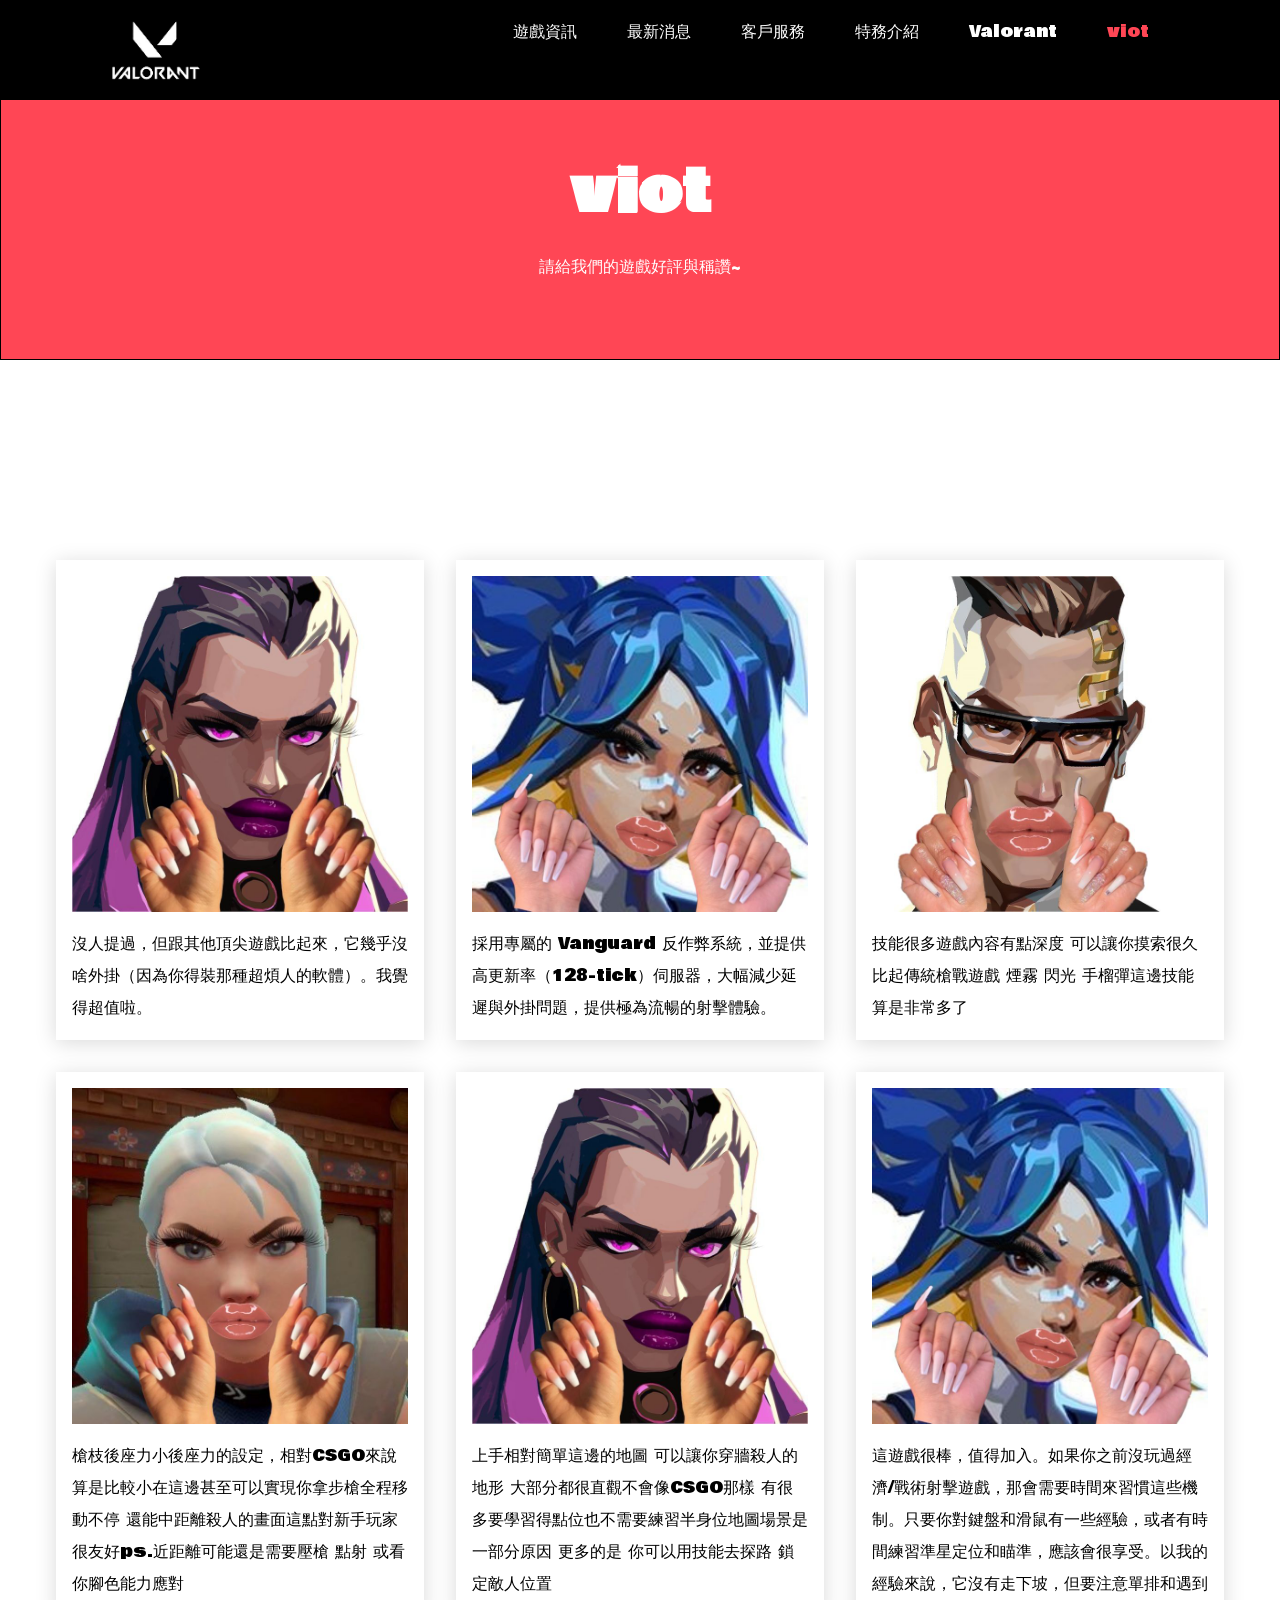
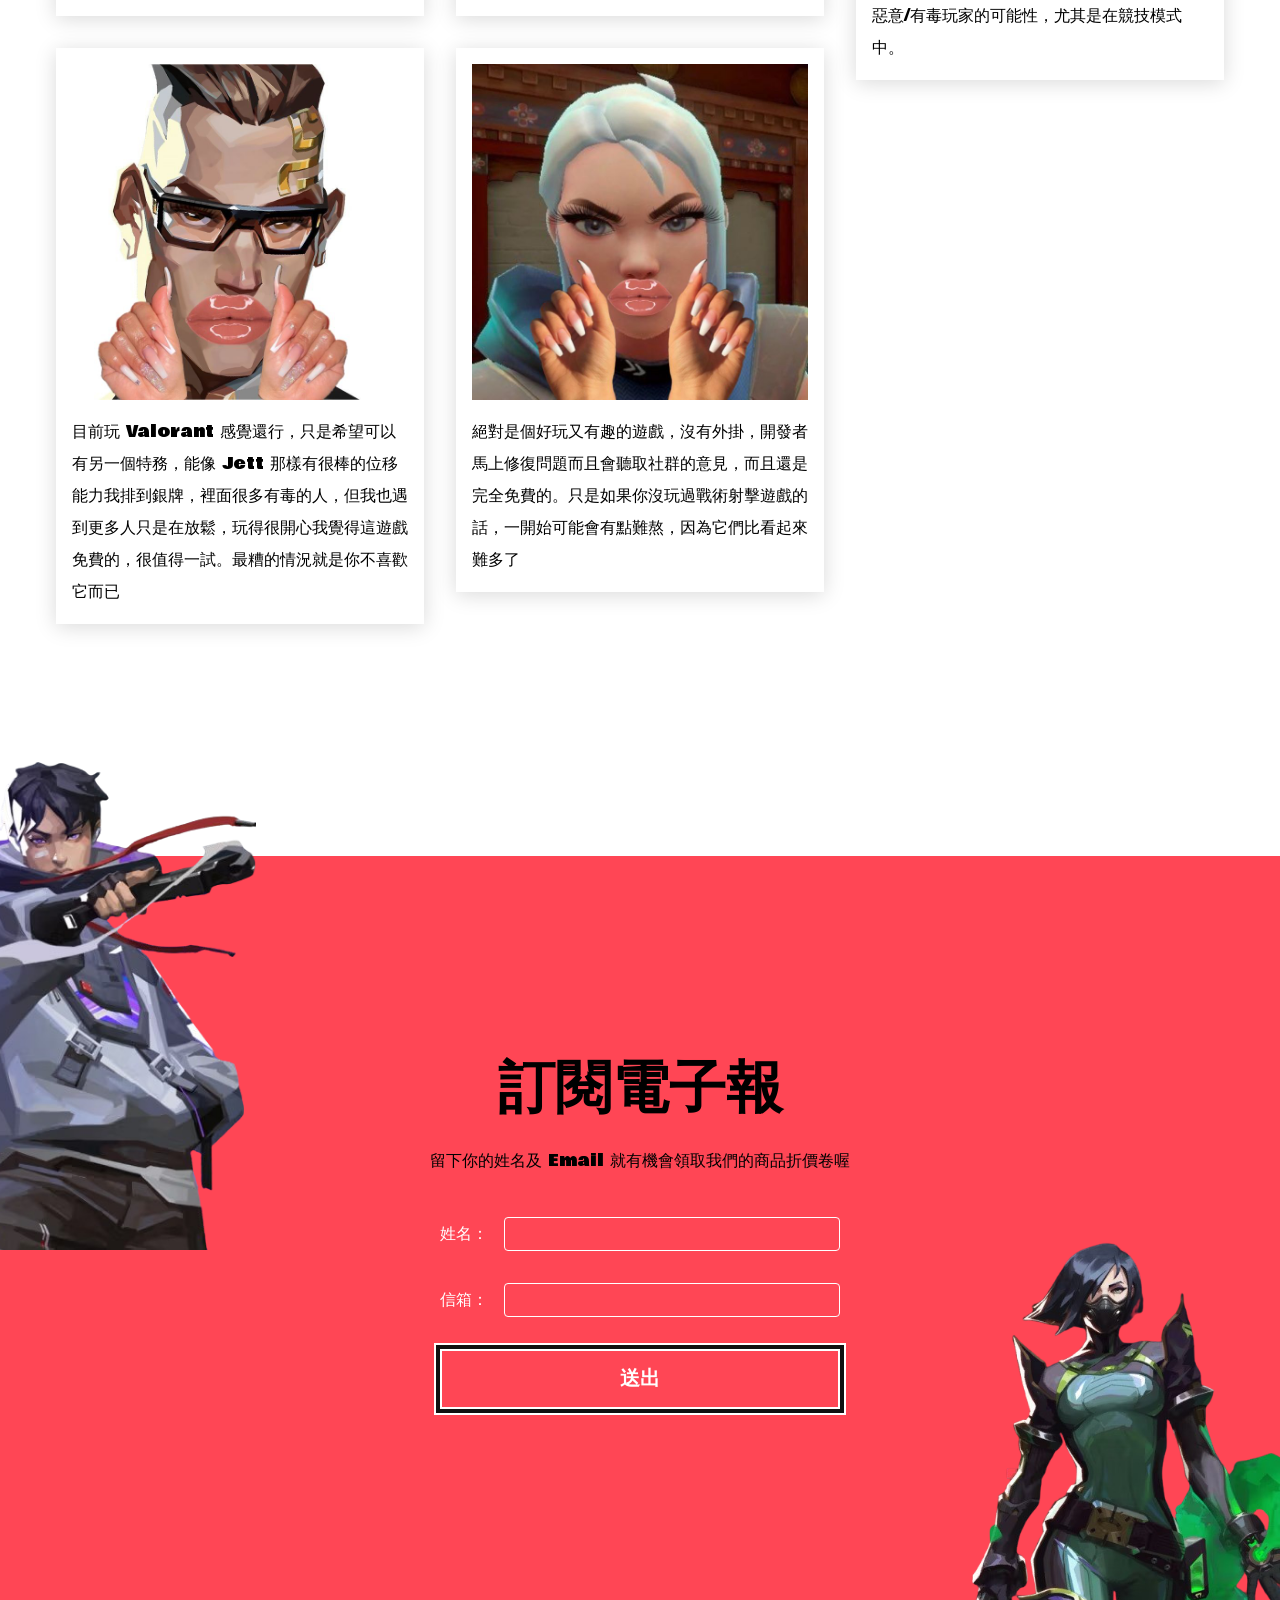
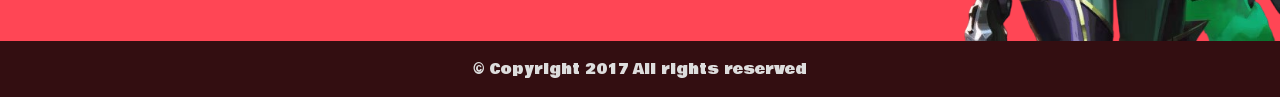
<file: evaluation.html>
<!DOCTYPE html>
<html lang="zh-Hent-TW">
<head>
	<meta charset="UTF-8">
	<meta name="viewport" content="width=device-width, initial-scale=1.0">
	<title>Valorant</title>
	<!-- Normalize -->
	<link rel="stylesheet" href="assets/css/normalize.css">
	<!-- Vendor -->
	<link rel="stylesheet" href="assets/vendor/owlcarousel2/assets/owl.carousel.min.css">
	<link rel="stylesheet" href="assets/vendor/fancybox3/jquery.fancybox.css">
	<!-- <link rel="stylesheet" href="assets/vendor/owlcarousel2/assets/owl.theme.default.min.css"> -->
	<!-- Custom -->
	<link rel="stylesheet" href="assets/css/style.css">
	<link href="https://fonts.googleapis.com/css2?family=Bowlby+One&display=swap" rel="stylesheet">
</head>
<body>
	<div class="wrapper">

		<!-- Start header -->
		<header class="header">
			<div class="navbar">
				<div class="container">
					<a href="#!" class="brand">
						<h1>viot</h1>
					</a>
					<ul class="nav js-onePageNav">
						<li class="nav-item">
							<a href="index.html#about" class="nav-link">遊戲資訊</a>
						</li>
						<li class="nav-item">
							<a href="index.html#service" class="nav-link">最新消息</a>
						</li>
						<li class="nav-item">
							<a href="index.html#reservation" class="nav-link">客戶服務</a>
						</li>
						<li class="nav-item">
							<a href="index.html#menu" class="nav-link">特務介紹</a>
						</li>
						<li class="nav-item">
							<a href="index.html#contact" class="nav-link">Valorant</a>
						</li>
						<li class="nav-item active">
							<a href="evaluation.html" class="nav-link">viot</a>
						</li>
						<!-- <a href="#!" class="close-btn">
							<span></span>
							<span></span>
						</a> -->
					</ul>
					<a href="#!" class="menu-toggle">
						<span></span>
						<span></span>
						<span></span>
					</a>
				</div>
			</div>
		</header>
		<!-- End header -->

		<!-- Start main -->
		<section class="main">
			
			<!-- Start page title -->
			<div class="page-title">
				<div class="mask-dark"></div>
				<div class="section-intro js-fadeInUp">
					<h2 class="title">viot</h2>
					<p class="para">請給我們的遊戲好評與稱讚~</p>
				</div>
			</div>
			<!-- End page title -->

			<!-- Start evaluation -->
			<div class="hero">
				<div class="container">
					<div class="masonry-row">
						<div class="masonry-col">
							<div class="eval-card">
								<img class="image" src="assets/images/evaluation/002.jpg" alt="">
								<p class="para">沒人提過，但跟其他頂尖遊戲比起來，它幾乎沒啥外掛（因為你得裝那種超煩人的軟體）。我覺得超值啦。</p>
							</div>
						</div>
						<div class="masonry-col">
							<div class="eval-card">
								<img class="image" src="assets/images/evaluation/001.jpg" alt="">
								<p class="para">採用專屬的 Vanguard 反作弊系統，並提供高更新率（128-tick）伺服器，大幅減少延遲與外掛問題，提供極為流暢的射擊體驗。</p>
							</div>
						</div>
						<div class="masonry-col">
							<div class="eval-card">
								<img class="image" src="assets/images/evaluation/003.jpg" alt="">
								<p class="para">技能很多遊戲內容有點深度 可以讓你摸索很久比起傳統槍戰遊戲 煙霧 閃光 手榴彈這邊技能算是非常多了</p>
							</div>
						</div>
						<div class="masonry-col">
							<div class="eval-card">
								<img class="image" src="assets/images/evaluation/004.jpg" alt="">
								<p class="para">槍枝後座力小後座力的設定，相對CSGO來說 算是比較小在這邊甚至可以實現你拿步槍全程移動不停 還能中距離殺人的畫面這點對新手玩家很友好ps.近距離可能還是需要壓槍  點射 或看你腳色能力應對</p>
							</div>
						</div>
						<div class="masonry-col">
							<div class="eval-card">
								<img class="image" src="assets/images/evaluation/002.jpg" alt="">
								<p class="para">上手相對簡單這邊的地圖 可以讓你穿牆殺人的地形 大部分都很直觀不會像CSGO那樣 有很多要學習得點位也不需要練習半身位地圖場景是一部分原因 更多的是 你可以用技能去探路 鎖定敵人位置</p>
							</div>
						</div>
						<div class="masonry-col">
							<div class="eval-card">
								<img class="image" src="assets/images/evaluation/001.jpg" alt="">
								<p class="para">這遊戲很棒，值得加入。如果你之前沒玩過經濟/戰術射擊遊戲，那會需要時間來習慣這些機制。只要你對鍵盤和滑鼠有一些經驗，或者有時間練習準星定位和瞄準，應該會很享受。以我的經驗來說，它沒有走下坡，但要注意單排和遇到惡意/有毒玩家的可能性，尤其是在競技模式中。</p>
							</div>
						</div>
						<div class="masonry-col">
							<div class="eval-card">
								<img class="image" src="assets/images/evaluation/003.jpg" alt="">
								<p class="para">目前玩 Valorant 感覺還行，只是希望可以有另一個特務，能像 Jett 那樣有很棒的位移能力我排到銀牌，裡面很多有毒的人，但我也遇到更多人只是在放鬆，玩得很開心我覺得這遊戲免費的，很值得一試。最糟的情況就是你不喜歡它而已</p>
							</div>
						</div>
						<div class="masonry-col">
							<div class="eval-card">
								<img class="image" src="assets/images/evaluation/004.jpg" alt="">
								<p class="para">絕對是個好玩又有趣的遊戲，沒有外掛，開發者馬上修復問題而且會聽取社群的意見，而且還是完全免費的。只是如果你沒玩過戰術射擊遊戲的話，一開始可能會有點難熬，因為它們比看起來難多了</p>
							</div>
						</div>
					</div>
				</div>
			</div>
			<!-- End evaluation -->
			
		</section>
		<!-- End main -->

		<!-- Start footer -->
		<footer class="footer">
			<div class="mask-dark"></div>
			<div class="hero">
				<img src="assets/images/parallax/006.png" alt="" class="rellax parallax-6" data-rellax-speed="-2">
				<img src="assets/images/parallax/007.png" alt="" class="rellax parallax-7" data-rellax-speed="-2">
				<div class="container">
					<!-- <a href="#!" class="brand"></a>
					<ul class="nav">
						<li class="nav-item">
							<a href="" class="nav-link">關於</a>
						</li>
						<li class="nav-item">
							<a href="" class="nav-link">服務</a>
						</li>
						<li class="nav-item">
							<a href="" class="nav-link">訂位</a>
						</li>
						<li class="nav-item">
							<a href="" class="nav-link">菜單</a>
						</li>
						<li class="nav-item">
							<a href="" class="nav-link">聯絡</a>
						</li>
					</ul> -->
					<div class="section-intro js-fadeInUp">
						<h2 class="title">訂閱電子報</h2>
						<p class="para">留下你的姓名及 Email 就有機會領取我們的商品折價卷喔</p>
					</div>

					<form class="form js-fadeInUp" action="http://www.newsleopard.com/mailverify.htm?x=0000000065862abb01658ae5d37d35b1" target="popupwindow" method="post" onsubmit="window.open('', 'popupwindow', 'yesscrollbars=,width=350,height=115');return true">
						<div class="form__item">
							<label class="form__label" for="name">姓名：</label>
							<input id="name" class="form__input" type="text" name="name">
						</div>
						<div class="form__item">
							<label class="form__label" for="mail">信箱：</label>
							<input id="mail" class="form__input" type="email" name="email">
						</div>
						<div class="form__item">
							<input class="form__submit btn btn-primary btn-lg" type="submit" value="送出">
						</div>
					</form>

				</div>
			</div>
			<div class="copyright">
				<p>© Copyright 2017 All rights reserved</p>
			</div>
		</footer>
		<!-- End footer -->

	</div>
</body>
<!-- JS -->
<!-- lib -->
<script src="assets/vendor/jquery/jquery-3.3.1.min.js"></script>
<!-- vendor -->
<script src="assets/vendor/masonry/masonry.pkgd.min.js"></script>
<!-- custom -->
<script>
	// 導覽列的變化
	// x = $('.navbar').height();
	// console.log(x);
	// 抓取視窗偵測滾動事件
	$(window).scroll(function(){
		scrolledPx = $(this).scrollTop(); //抓取滾動距離
		if(scrolledPx >= 80){ //條件判斷 "如果滾動距離大於200px"
			$('.navbar').addClass('active'); //加上 active class
		}else{
			$('.navbar').removeClass('active'); //移除 active class
		}
	})

	// 彈跳選單 or 下拉選單
	$('.menu-toggle').on('click', function(){
		$(this).toggleClass('active');
		$('.navbar .nav').toggleClass('active');
	})
	$('.nav-link').on('click', function(){
		$('.menu-toggle').removeClass('active');
		$('.navbar .nav').removeClass('active');
	})

	// Masonry
	$('.masonry-row').masonry({
		itemSelector: '.masonry-col'
	});

</script>

</html>
</file>
<file: assets/css/style.css>
/* Globel通用設定 */
*{
	-webkit-box-sizing: border-box; /* 針對舊版 Chrome/Safari */
    -moz-box-sizing: border-box;    /* 針對舊版 Firefox */
    box-sizing: border-box;
	position: relative;
}


html,body{
	/* 字型 */
	font-family:"Bowlby One", sans-serif;
    font-weight: 400;
    font-style: normal;
}

h1,h2,h3,h4,h5,h6,p{
	/* 內距 */
	padding: 0;
	/* 外距 */
	margin: 0;
}

ul{
	/* 內距 */
	padding: 0;
	/* 外距 */
	margin: 0;
	/* 清單樣式清除 */
	list-style: none;
}

a{
	/* 文字裝飾清除 */
	text-decoration: none;
	color: #ff4655;
	/* 關掉聚焦模式 */
    outline: none;
}

/*------------------------------------*\
    Layout
\*------------------------------------*/

.container{
	/* 最大寬度 */
	max-width: 1200px;
	height: 100%;
	/* 外距-置中 */
	margin: 0 auto;
	/* 左內距 */
    padding-left: 16px;
    /* 右內距 */
    padding-right: 16px;
}

.row{
	margin-left: -16px;
	margin-right: -16px;
}
.row:after{
	content: '';
	display: block;
	clear: both;
}
.col-lg-6,.col-lg-4,.col-lg-3,
.col-md-6,.col-md-12,
.col-sm-12{
	float: left;
	/*border: 1px solid red;*/
	padding-left: 16px;
	padding-right: 16px;
}
.col-lg-6{
	width: 50%;
}
.col-lg-4{
	width: 33.3333333%;
}
.col-lg-3{
	width: 25%;
}
@media (max-width: 768px){
	.col-md-6{
		width: 50%;
	}
	.col-md-12{
		width: 100%;
	}
}
@media (max-width: 576px){
	.col-sm-12{
		width: 100%;
	}
}


/*------------------------------------*\
    Components 元件
\*------------------------------------*/

.btn{
	/* 把預設值改成inline-block */
	display: inline-block;
	/* 文字大小 */
	font-size: 16px;
	/* 行高 */
	line-height: 24px;
	/* 內距 */
	padding: 4px 16px;

}

.btn-secondary{
	background-color: #ff4655;
	color: #fff;
	border: 2px solid #fff;

	box-shadow:
		0 0 0 4px #111,
		0 0 0 6px #fff;
}
.btn-secondary:hover{
	background-color: #fff;
	color: #111;
}


.btn-center{
	/* 文字置中 */
    text-align: center;
}

/* 按鈕 */
.btn-lg{
	/* 內距 */
	padding: 8px 32px;
}


.btn-group-center{
	text-align: center;
}
.btn-group-center .btn{
	margin-left: 12px;
	margin-right: 12px;
}
.btn-group-right{
	text-align: right;
}
.btn-group-right .btn{
	margin-left: 24px;
}
@media (max-width: 576px){
	.btn-group-center{
		display: flex;
		flex-direction: column;
		width: 240px;
		margin: 0 auto;
	}
	.btn-group-center .btn{
		margin-bottom: 24px;
	}
	.btn-group-center .btn:last-child{
		margin-bottom: 0;
	}
}
.btn{
	display: inline-block;
	font-size: 20px;
	font-weight: bold;
	padding: 16px 48px;
	text-decoration: none;
	text-align: center;
	transition: all .3s ease;
	position: relative;
}

.btn-primary2{
	background-color: #fff;
	color: #111;
	border: 2px solid #fff;

	box-shadow:
		0 0 0 4px #111,
		0 0 0 6px #fff;
}
.btn-primary2:hover{
	background-color: #ff4655;
	color: #fff;
}
.btn-primary{
	background-color: #ff4655;
	color: #fff;
	border: 2px solid #fff;

	box-shadow:
		0 0 0 4px #111,
		0 0 0 6px #fff;

}


.btn-primary:hover{
    background-color: #fff;
	color: #111;
}
.btn-primary3{
	background-color: #fff;
	color: #111;
	border: 2px solid #fff;

	box-shadow:
		0 0 0 4px #111,
		0 0 0 6px #fff;
}
.btn-primary3:hover{
	background-color: #ff4655;
	color: #fff;
}
.btn-primary4{
	background-color: #fff;
	color: #111;
	border: 2px solid #fff;

	box-shadow:
		0 0 0 4px #111,
		0 0 0 6px #fff;
}
.btn-primary4:hover{
	background-color: #ff4655;
	color: #fff;
}

/* 免費遊玩 */
.btn-valorant{
	background-color: #ff4655;
	color: #fff;
	border: 2px solid #fff;

	box-shadow:
		0 0 0 4px #111,
		0 0 0 6px #fff;
}

.btn-valorant:hover{
	background-color: #fff;
	color: #111;
}

/* 立即下載 */
.btn-valorant-white{
	background-color: #fff;
	color: #111;
	border: 2px solid #fff;

	box-shadow:
		0 0 0 4px #111,
		0 0 0 6px #fff;
}

.btn-valorant-white:hover{
	background-color: #ff4655;
	color: #fff;
}

/* image-container */
.image-container {
	width: 100%;
	position: relative;
	border-radius: 8px; 
	overflow: hidden; /* 這次留在這，鎖定外框不動 */
	
	/* 針對外框的陰影做平滑過渡 */
	transition: box-shadow 0.3s ease; 
}

.image-container:before {
	content: '';
	display: block;
	width: 100%;
	padding-top: 75%;
}

.image-container .image {
	position: absolute;
	top: 0;
	left: 0;
	width: 100%;
	height: 100%;
	background-position: center;
	background-size: cover;
	background-repeat: no-repeat;
	
	/* 針對內部圖片的放大做平滑過渡 */
	transition: transform 0.3s ease; 
}

/* ==========================================
   當滑鼠移到容器上時 (:hover) 產生的動態效果
   ========================================== */

.image-container:hover {
	cursor: pointer;
	/* 外框不動，直接加上一層強烈的立體陰影 */
	box-shadow: 0 10px 25px rgba(0, 0, 0, 1); 
}

.image-container:hover .image {
	/* 只有裡面的圖片放大，外框邊界不動，絕對不會被切掉！ */
	transform: scale(1.08); 
}

/* navbar */
.navbar{
	height: 100px;
	background-color: #000000;
	/* 固定定位 */
	position: fixed;
	top: 0;
	left: 0;
	width: 100%;
	/* 層級 */
	z-index: 500;
}

.navbar.active{
	height: 64px;
	border-bottom: 0px;
	background-color: rgba(0,0,0,0.8);
}


.navbar h1{
	display: inline-block;
	/* 行高 */
	line-height: 100px;
	/* 垂直對齊該行最高位置 */
	vertical-align: top;
}

.brand{
	display: inline-block;
	width: 200px;
	height: 100px;
	background-image: url('../images/common/123456-removebg-preview.png');
	/* 背景圖縮至內容框 */
	background-size: contain;
	/* 背景圖不重複 */
	background-repeat: no-repeat;
	/* 背景圖定位在中央 */
	background-position: center;
	/* 文字縮排寬度百分比 */
	text-indent: 100%;
	/* 強制不換行 */
	white-space: nowrap;
	/* 超出範圍隱藏 */
	overflow: hidden;
}

.navbar.active .brand{
	width: 160px;
	height: 64px;
}


.navbar .nav{
	/* 浮動 */
	float: right;
}

.navbar .nav-item{
	/* 浮動 */
	float: left;
}

.navbar .nav-link{
    display: inline-block;
    padding: 6px 20px;
    margin: 0 5px;
    background-color: #00000000;
    color: white;
    border-radius: 10px; /* 長方形圓角 */
    box-shadow: 0 4px 8px rgba(0,0,0,0.2);
    transition: all 0.3s;
     position: relative;
      top: 17px;
      left: -50px

}
.nav-link:hover{
   background-color: rgba(128, 128, 128, 0.5);

    transform: translateY(-3px);

}

.navbar .nav .nav-link:hover,
.navbar .nav .nav-item.active .nav-link{
	color: #FF4655;
}


@media (max-width: 768px){
	.navbar .nav{
		position: fixed;
		top: 0;
		left: 0;
		width: 100%;
		height: 100%;
		background-color: #000;
		z-index: 500;

		display: flex;
		justify-content: center;
		flex-direction: column;
		
		opacity: 0;
		visibility: hidden;
		transition: all 0.3s;
	}
	.navbar .nav.active{
		opacity: 1;
		visibility: visible;
	}
	.navbar .nav .nav-item{
		 float: left;
         margin: 0 5px;
         
	}
	.navbar .nav .nav-item .nav-link{
		width: 100%;
		padding: 12px 16px;
		text-align: center;

	}
}

.menu-toggle {
	width: 48px;
	height: 48px;
	float: right;
	margin-top: 8px;
	padding: 12px 8px;
	display: none; /* 平時隱藏，手機版才顯示 */
	z-index: 600; }




.menu-toggle span{
	width: 32px;
	height: 2px;
	display: block;
	background-color: #d5a26f;
	/*margin-bottom: 8px;*/
	position: absolute;
	left: 50%;
	transform: translate(-50%,0);
	transition: all 0.3s;
}
.menu-toggle span:nth-child(1){
	top: 12px;
}
.menu-toggle.active span:nth-child(1){
	top: 50%;
	transform: translate(-50%,-50%) rotate(45deg);
}
.menu-toggle span:nth-child(2){
	top: 22px;
}
.menu-toggle.active span:nth-child(2){
	opacity: 0;
}
.menu-toggle span:nth-child(3){
	top: 32px;
}
.menu-toggle.active span:nth-child(3){
	top: 50%;
	transform: translate(-50%,-50%) rotate(-45deg);
}


/* close-btn */
.close-btn{
	width: 48px;
	height: 48px;
	position: absolute;
	right: 16px;
	top: 8px;
	display: none;
}
@media (max-width: 768px){
	.close-btn{
		display: block;
	}
}
.close-btn span{
	width: 40px;
	height: 2px;
	background-color: #d5a26f;
	display: block;
	position: absolute;
	top: 50%;
	left: 50%;
	transform: translate(-50%,-50%);
}
.close-btn span:nth-child(1){
	transform: translate(-50%,-50%) rotate(45deg);
}
.close-btn span:nth-child(2){
	transform: translate(-50%,-50%) rotate(-45deg);
}

/* hero */
.hero{
	padding-top: 200px;
	padding-bottom: 200px;
}
@media (max-width: 768px){
	.hero{
		padding-top: 80px;
		padding-bottom: 80px;
	}
}
.hero.hero-bg-white{
	background-color: black;
}
.hero.hero-bg-grey{
	background-color: black;
}

/* jumbotron */
.jumbotron{
	border: 1px solid #000;
	padding-top: 184px;
	padding-bottom: 120px;
	/*background-image: url('../images/bg/bg001.jpg');*/
	background-position: center;
	background-size: cover;
	background-attachment: fixed;
}
.jumbotron .mask-dark{
	background-color: rgba(0,0,0,0.2);
}
.jumbotron .logo-image{
	width: 320px;
	height: 320px;
	background-image: url('../images/common/logo-w.png');
	background-position: center;
	background-size: contain;
	background-repeat: no-repeat;
	margin: 0 auto;
}
@media (max-width: 768px){
	.jumbotron{
		padding-top: 144px;
		padding-bottom: 80px;
	}
	.jumbotron .logo-image{
		width: 200px;
		height: 200px;
	}
}

/* mask */
.mask-dark{
	position: absolute;
	width: 100%;
	height: 100%;
	left: 0;
	top: 0;
	background-color: #FF4655;
}

/* about-preview */
@media (max-width: 768px){
	.about-preview{
		margin-bottom: 48px;
	}
}
.about-preview .title{
	font-size: 57px;
	color: white;
	margin-bottom: 24px;
	margin-top: 80px;
}
@media (max-width: 992px){
	.about-preview .title{
		margin-top: 0;
	}
}
.about-preview .para{
	font-size: 16px;
	line-height: 32px;
	color: white;
	margin-bottom: 24px;
}

/* section-intro */
.section-intro{
	text-align: center;
	margin-bottom: 40px;
}
.section-intro .title{
	font-size: 57px;
	color: white;
	margin-bottom: 24px;
}
.section-intro .para{
	font-size: 16px;
	line-height: 32px;
	color: #5e5e5e;
}
@media (max-width: 768px){
	.section-intro .title{
		font-size: 32px;
	}
}

/* service-item */
@media (max-width: 768px){
	.service-item{
		margin-bottom: 48px;
	}
	.service-group [class^="col-"]:last-child .service-item{
		margin-bottom: 0;
	}
}
.service-item .preview{
	padding-top: 16px;
}
.service-item .title{
	font-size: 24px;
	color: white;
	margin-bottom: 8px;

	white-space: nowrap;
	overflow: hidden;
	text-overflow: ellipsis;
}
.service-item .subtitle{
	font-size: 14px;
	color: #ababab;
	margin-bottom: 16px;
}
.service-item .para{
	color: white;
	font-size: 16px;
	line-height: 24px;
	margin-bottom: 24px;

	/*border: 1px solid #000;*/
	height: 72px;
	overflow: hidden;
}

/* reservation */
.reservation{
	background-image: url('../images/bg/bg002.jpg');
	background-position: center;
	background-size: cover;
	background-attachment: fixed;
}
.reservation .section-intro .title,
.reservation .section-intro .para{
	color: #fefefe;
}

/* menu-list */
.menu-list{
	margin-bottom: 64px;
}
.menu-list:last-child{
	margin-bottom: 0;
}
.menu-list .title-bar{
	/*border: 1px solid #000;*/
	margin-bottom: 24px;
}
.menu-list .title-bar:after{
	content: '';
	display: block;
	clear: both;
}
.menu-list .title-bar .title{
	font-size: 24px;
	line-height: 40px;
	color: #ff4655;
	float: left;
	padding-left: 16px;
}

.menu-list .title-bar .btn{
	padding-top: 8px;
	padding-bottom: 8px;
	float: right;
}
.menu-list .list-item .image-container{
	margin-bottom: 16px;
}
.menu-list .list-item .image-container:before{
	padding-top: 100%;
}
.menu-list .list-item .title{
	font-size: 18px;
	color: #333;
	line-height: 24px;
	margin-bottom: 8px;
}
.menu-list .list-item .subtitle{
	font-size: 14px;
	color: #ababab;
}
@media (max-width: 768px){
	.menu-list .list-item{
		/*margin-bottom: 48px;*/
	}
}

/* owl-carousel */
.owl-theme .owl-dots{
	display: flex;
	justify-content: center;
	margin-top: 24px;
}
@media (max-width: 768px){
	.owl-theme .owl-dots{
		margin-bottom: 24px;
	}
}
.owl-theme button.owl-dot{
	display: inline-block;
	vertical-align: top;
	width: 15px;
	height: 15px;
	border-radius: 50%;
	background-color: #ccc;
	outline: none;
	margin: 0 4px;
}
.owl-theme button.owl-dot.active{
	background-color: #ff4655;
}
.owl-theme .owl-nav{
	position: absolute;
	top: calc((100% - 106px) / 2);
	width: 100%;
}
.owl-theme .owl-nav button.owl-prev,
.owl-theme .owl-nav button.owl-next{
	width: 40px;
	height: 40px;
	border-radius: 50%;
	background-color: #ff4655;
	outline: none;
	color: #fff;
	box-shadow: 0 3px 5px rgba(0,0,0,0.5);
	position: absolute;
	transform: translate(0,-50%);
	top: 0;
	opacity: 0.5;
	transition: all 0.3s;
}
.owl-theme:hover .owl-nav button.owl-prev,
.owl-theme:hover .owl-nav button.owl-next{
	opacity: 1;
}
@media (max-width: 768px){
	.owl-theme .owl-nav button.owl-prev,
	.owl-theme .owl-nav button.owl-next{
		opacity: 1;
	}
}
.owl-theme .owl-nav button.owl-prev{
	left: -16px;
}
.owl-theme .owl-nav button.owl-next{
	right: -16px;
}



/* contact */
.contact-info{
	padding-top: 40px;
}
.contact-info .info-item{
	margin-bottom: 24px;
}
.contact-info .info-item .title{
	color: white;
	margin-bottom: 16px;
}
.contact-info .info-item .title span{
	display: inline-block;
	border-bottom: 2px solid white;
	line-height: 36px;
}
.contact-info .info-item .info{
	line-height: 32px;
}
.map-container{
	width: 100%;
	padding-top: 75%;
}
.map-container iframe{
	position: absolute;
	top: 0;
	left: 0;
}

/* footer */
.footer{
	background-image: url('../images/bg/bg003.jpg');
	background-position: center;
	background-size: cover;
	background-attachment: fixed;
}
.footer .brand{
	width: 240px;
	height: 240px;
	display: block;
	margin: 0 auto;
	background-image: url('../images/common/logo-w.png');
	background-position: center;
	background-size: contain;
}
@media (max-width: 768px){
	.footer .brand{
		width: 200px;
		height: 200px;
	}
}
.footer .nav{
	display: flex;
	justify-content: center;
}
.footer .nav .nav-link{
	display: block;
	color: #fefefe;
	padding: 24px;
	line-height: 24px;
	transition: all 0.3s;
}
@media (max-width: 768px){
	.footer .nav .nav-link{
		padding: 24px 8px;
	}
}
.footer .nav .nav-link:hover{
	color: #d5a26f;
}
.footer .copyright{
	background-color: rgba(0,0,0,0.8);
	color: #ddd;
	text-align: center;
	line-height: 24px;
	padding: 16px 0;
	font-size: 14px;
}
.footer .section-intro .title,
.footer .section-intro .para{
	color: black;
}

/* form */
.form{
	max-width: 400px;
	margin: 0 auto;
}
.form__item{
	display: flex;
	margin-bottom: 32px;
	align-items: center;
}
.form__label{
	color: #fff;
	margin-right: 16px;
}
.form__input{
	display: inline-block;
	flex: 1;
	border: 1px solid #fff;
	line-height: 32px;
	background-color: transparent;
	color: #fff;
	border-radius: 4px;
	padding: 0 8px;
	outline: none;
}
.form__input:focus{
	border: 1px solid #d5a26f;
}
.form__submit{
	flex: 1;
}

/* hidden */
.desktop-hidden{
	display: none;
}
@media (max-width: 768px){
	.desktop-hidden{
		display: block;
	}
	.mobile-hidden{
		display: none;
	}
}

/* parallax */
.rellax{
	position: absolute;
}
@media (max-width: 1024px){
	.rellax{
		display: none;
	}
}
.parallax-1{
	width: 30%;
	right: 0;
	top: -20%;
}
.parallax-2{
	width: 20%;
	left: 0;
	top: -20%;
}
.parallax-3{
	width: 25%;
	right: 0;
	top: -25%;
}
.parallax-4{
	width: 30%;
	left: 0;
	top: 0%;
}
.parallax-5{
	width: 22%;
	right: 0;
	top: -15%;
}
.parallax-6{
	width: 30%;
	left: -10%;
	top: -15%;
}
.parallax-7{
	width: 25%;
	right: 0%;
	bottom: 0%;
}

/* evaluation page */

/* page title */
.page-title{
	padding-top: 160px;
	padding-bottom: 76px;
	border: 1px solid #000;
	background-image: url('../images/bg/bg001.jpg');
	background-size: cover;
	background-position: center;
	background-repeat: no-repeat;
}
.page-title .section-intro{
	margin-bottom: 0;
}
.page-title .section-intro .title,
.page-title .section-intro .para{
	color: #fff;
}

/* eval card */
.eval-card {
	padding: 16px;
	box-shadow: 0 3px 20px rgba(0,0,0,0.15); /* 把預設陰影調淡一點，移上去時對比才明顯 */
	margin-bottom: 32px;
	
	/* 關鍵 1：限制內部圖片放大時不能超出卡片格子 */
	overflow: hidden; 
	
	/* 關鍵 2：讓卡片陰影變化時有平滑的過渡動畫 */
	transition: box-shadow 0.3s ease; 
}

.eval-card .image {
	display: block;
	width: 100%;
	margin-bottom: 16px;
	
	/* 關鍵 3：讓圖片放大縮小時有平滑的過渡動畫 */
	transition: transform 0.3s ease; 
}

.eval-card .para {
	line-height: 32px;
	font-size: 16px;
}

/* ==========================================
   當滑鼠移到評價卡片上時 (:hover)
   ========================================== */

.eval-card:hover {
	cursor: pointer;
	/* 卡片原地不動，但陰影變大變深，營造立體浮空感（絕對不會被上面切掉） */
	box-shadow: 0 12px 28px rgba(0,0,0,0.3); 
}

.eval-card:hover .image {
	/* 裡面的圖片微微拉近放大 1.05 倍 */
	transform: scale(1.05); 
}

.masonry-row{
	margin-left: -16px;
	margin-right: -16px;
}
.masonry-col{
	padding-left: 16px;
	padding-right: 16px;
	width: 33.333333%;
}
@media (max-width: 768px){
	.masonry-col{
		width: 50%;
	}
}
@media (max-width: 576px){
	.masonry-col{
		width: 100%;
	}
}
</file>
